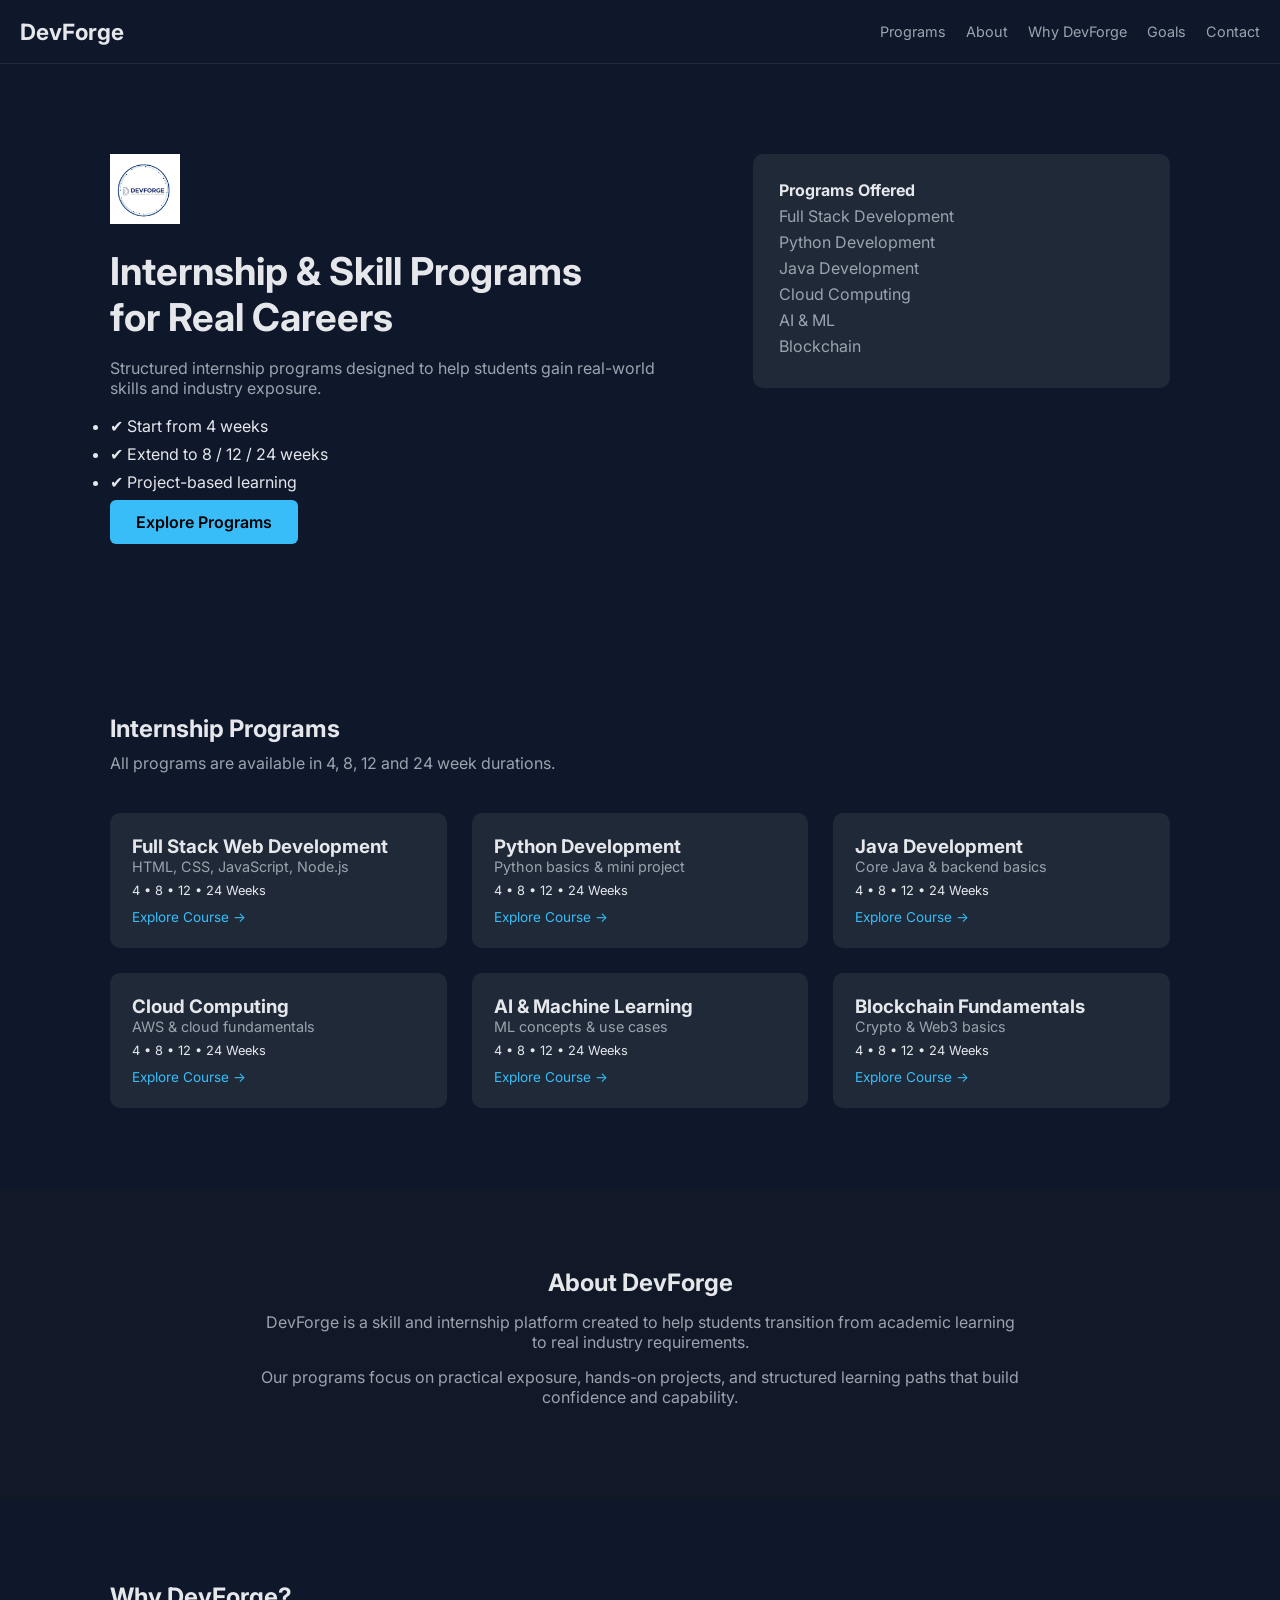
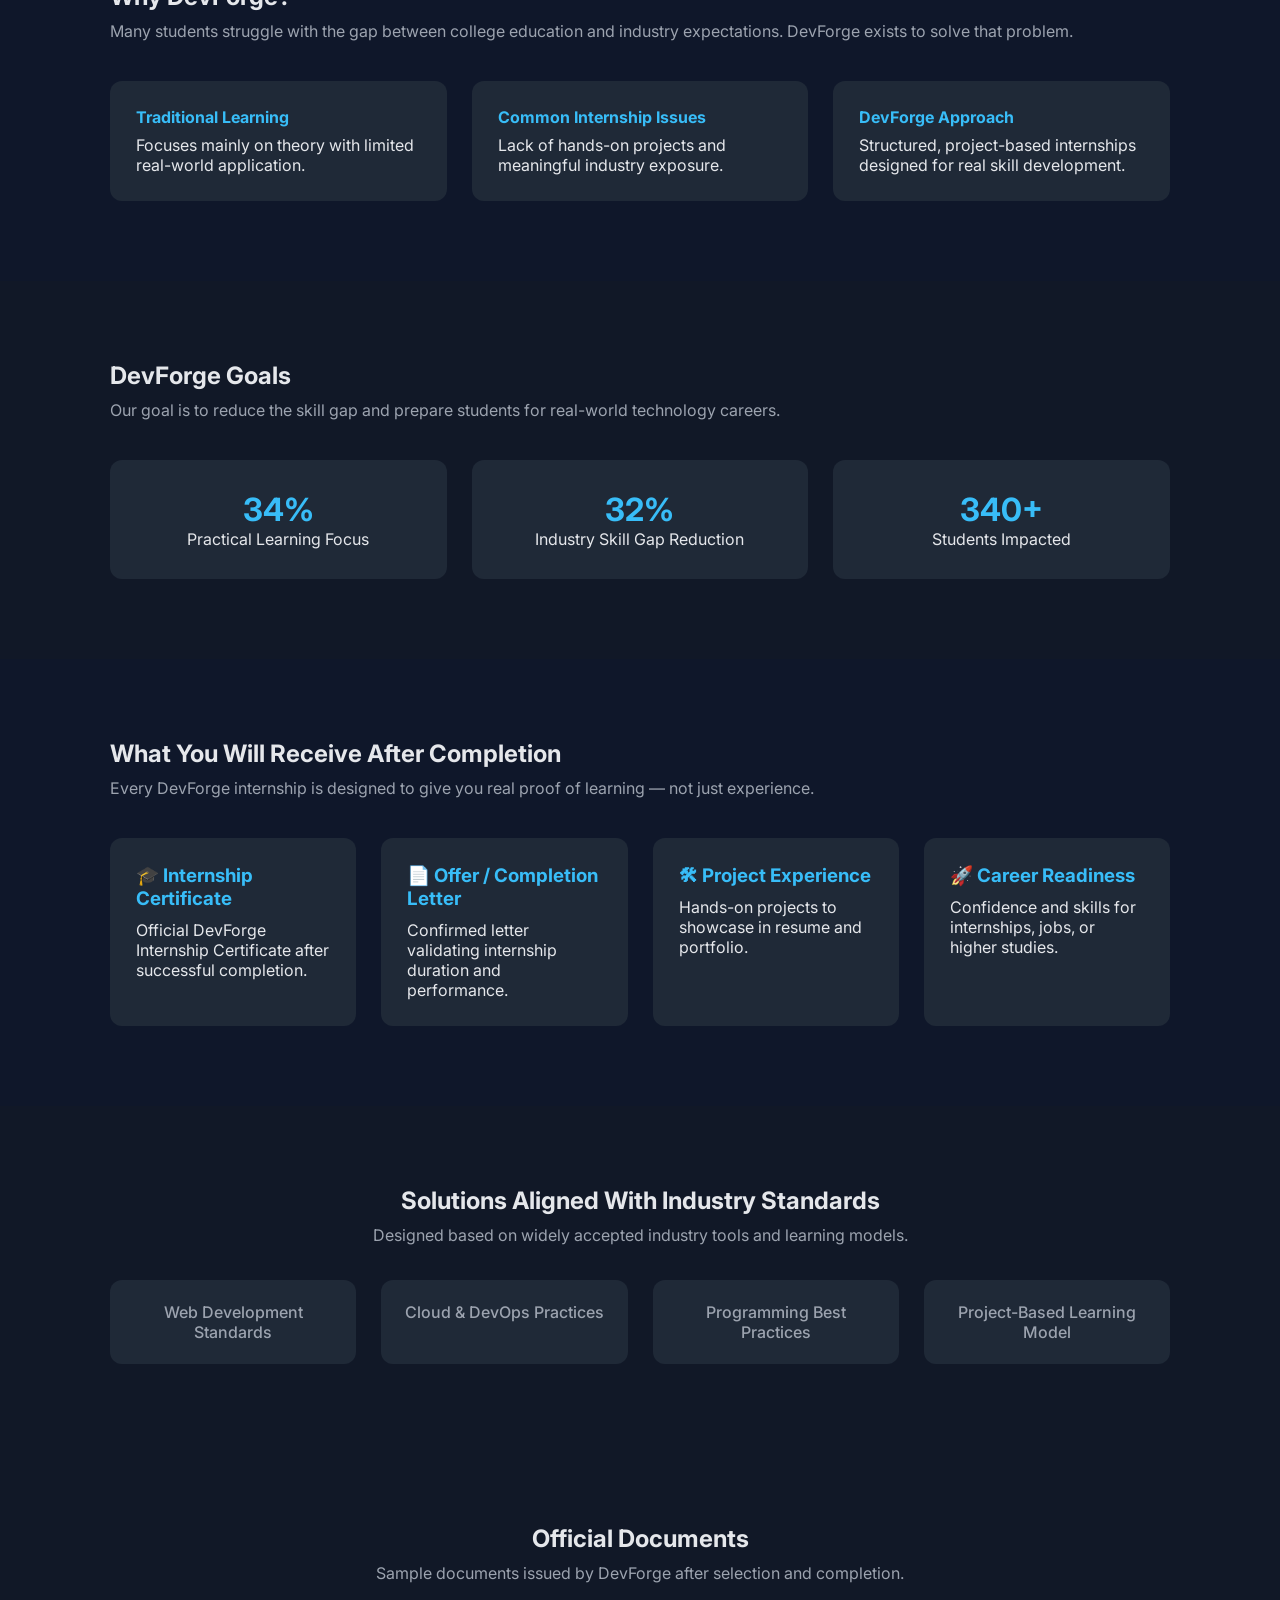
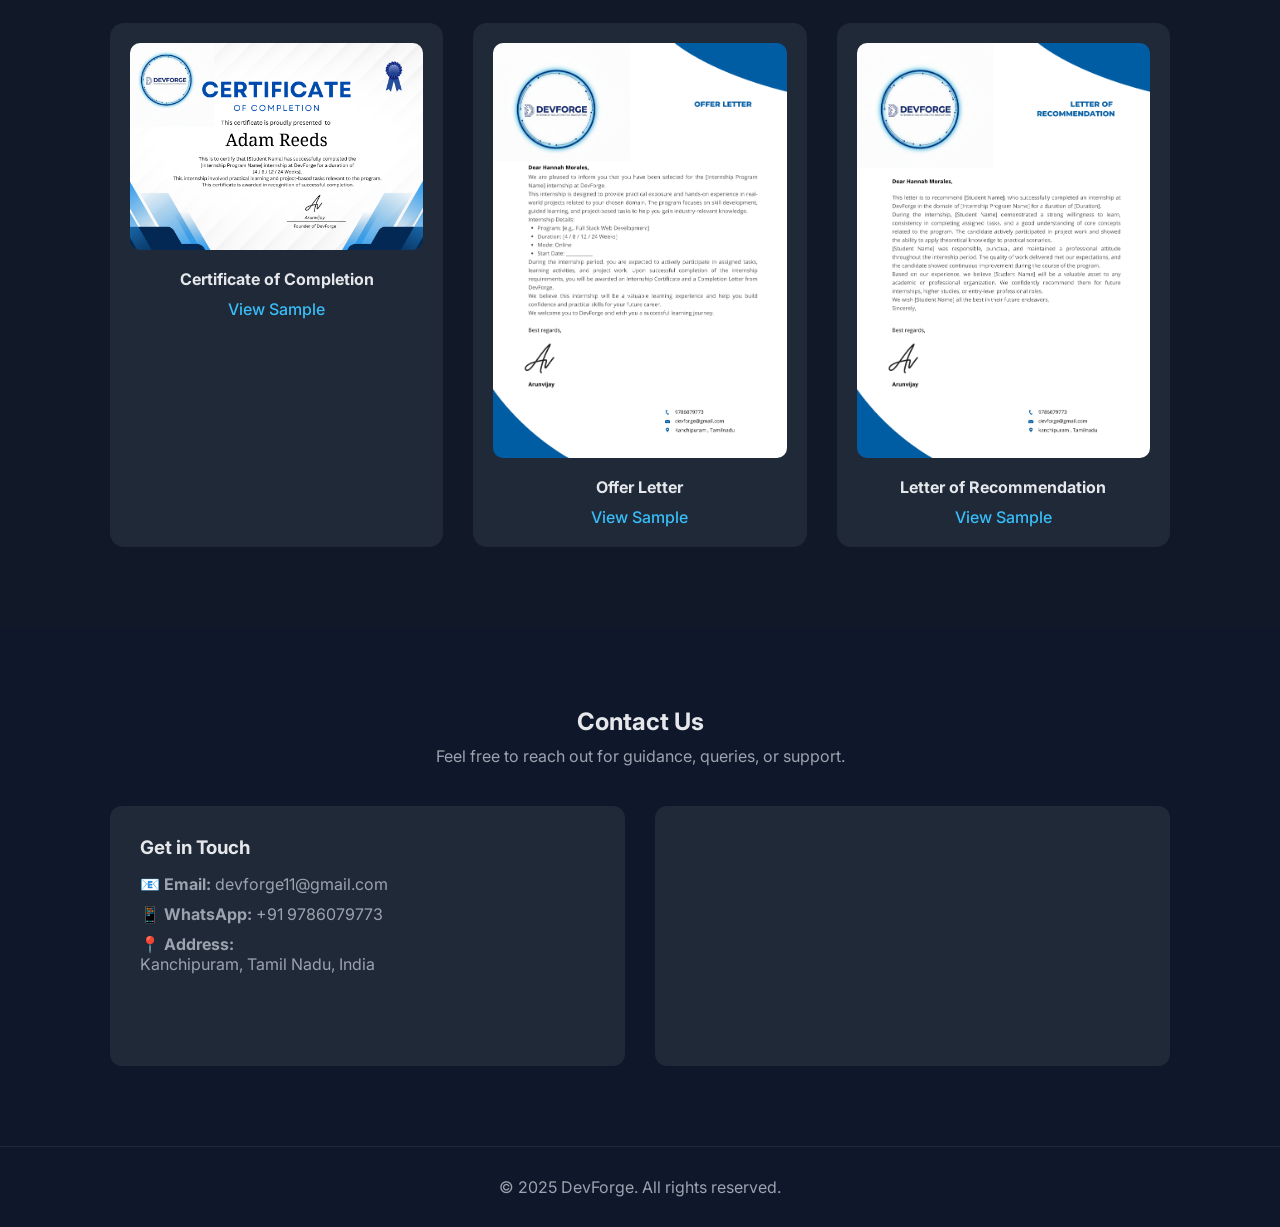
<file: index.html>
<!DOCTYPE html>
<html lang="en">
<head>
  <meta charset="UTF-8" />
  <title>DevForge | Internship & Skill Programs</title>
  <meta name="viewport" content="width=device-width, initial-scale=1.0" />
  <link rel="stylesheet" href="style.css" />
  <link href="https://fonts.googleapis.com/css2?family=Inter:wght@400;500;600;700&display=swap" rel="stylesheet">
</head>
<body>

<!-- NAVBAR -->
<header class="navbar">
  <div class="nav-container">
    <div class="logo">DevForge</div>

    <nav>
      <a href="#programs">Programs</a>
      <a href="#about">About</a>
      <a href="#why">Why DevForge</a>
      <a href="#goals">Goals</a>
      <a href="#contact">Contact</a>
    </nav>
  </div>
</header>

<!-- HERO -->
<section class="hero slide-left">
  <div class="container hero-grid">
    <div class="hero-text">
      <img src="assests/Untitled design.png" alt="DevForge Logo" class="hero-logo">
      <h1>Internship & Skill Programs<br>for Real Careers</h1>
      <p>
        Structured internship programs designed to help students
        gain real-world skills and industry exposure.
      </p>

      <ul class="hero-list">
        <li>✔ Start from 4 weeks</li>
        <li>✔ Extend to 8 / 12 / 24 weeks</li>
        <li>✔ Project-based learning</li>
      </ul>

      <a href="#programs" class="btn">Explore Programs</a>
    </div>

    <div class="hero-side slide-right">
      <div class="info-box hover-pop">
        <h4>Programs Offered</h4>
        <span>Full Stack Development</span>
        <span>Python Development</span>
        <span>Java Development</span>
        <span>Cloud Computing</span>
        <span>AI & ML</span>
        <span>Blockchain</span>
      </div>
    </div>
  </div>
</section>

<!-- PROGRAMS -->
<section id="programs" class="section slide-right">
  <div class="container">
    <h2>Internship Programs</h2>
    <p class="section-desc">
      All programs are available in 4, 8, 12 and 24 week durations.
    </p>

    <div class="program-grid">

      <div class="program-card hover-pop">
        <h3>Full Stack Web Development</h3>
        <p>HTML, CSS, JavaScript, Node.js</p>
        <span>4 • 8 • 12 • 24 Weeks</span>
        <a href="course.html?course=fullstack">Explore Course →</a>
      </div>

      <div class="program-card hover-pop">
        <h3>Python Development</h3>
        <p>Python basics & mini project</p>
        <span>4 • 8 • 12 • 24 Weeks</span>
        <a href="course.html?course=python">Explore Course →</a>
      </div>

      <div class="program-card hover-pop">
        <h3>Java Development</h3>
        <p>Core Java & backend basics</p>
        <span>4 • 8 • 12 • 24 Weeks</span>
        <a href="course.html?course=java">Explore Course →</a>
      </div>

      <div class="program-card hover-pop">
        <h3>Cloud Computing</h3>
        <p>AWS & cloud fundamentals</p>
        <span>4 • 8 • 12 • 24 Weeks</span>
        <a href="course.html?course=cloud">Explore Course →</a>
      </div>

      <div class="program-card hover-pop">
        <h3>AI & Machine Learning</h3>
        <p>ML concepts & use cases</p>
        <span>4 • 8 • 12 • 24 Weeks</span>
        <a href="course.html?course=ai">Explore Course →</a>
      </div>

      <div class="program-card hover-pop">
        <h3>Blockchain Fundamentals</h3>
        <p>Crypto & Web3 basics</p>
        <span>4 • 8 • 12 • 24 Weeks</span>
        <a href="course.html?course=blockchain">Explore Course →</a>
      </div>

    </div>
  </div>
</section>

<!-- ABOUT -->
<section id="about" class="section light slide-left">
  <div class="container about-center">
    <h2>About DevForge</h2>
    <p>
      DevForge is a skill and internship platform created to help students
      transition from academic learning to real industry requirements.
    </p>
    <p>
      Our programs focus on practical exposure, hands-on projects,
      and structured learning paths that build confidence and capability.
    </p>
  </div>
</section>

<!-- WHY DEVFORGE -->
<section id="why" class="section slide-right">
  <div class="container">
    <h2>Why DevForge?</h2>
    <p class="section-desc">
      Many students struggle with the gap between college education
      and industry expectations. DevForge exists to solve that problem.
    </p>

    <div class="why-grid">
      <div class="why-card hover-pop">
        <h4>Traditional Learning</h4>
        <p>Focuses mainly on theory with limited real-world application.</p>
      </div>

      <div class="why-card hover-pop">
        <h4>Common Internship Issues</h4>
        <p>Lack of hands-on projects and meaningful industry exposure.</p>
      </div>

      <div class="why-card hover-pop">
        <h4>DevForge Approach</h4>
        <p>Structured, project-based internships designed for real skill development.</p>
      </div>
    </div>
  </div>
</section>

<!-- GOALS -->
<section id="goals" class="section light slide-left">
  <div class="container">
    <h2>DevForge Goals</h2>
    <p class="section-desc">
      Our goal is to reduce the skill gap and prepare students
      for real-world technology careers.
    </p>

    <div class="goals-grid">
      <div class="goal-card hover-pop">
        <h3><span class="counter" data-target="100">0</span>%</h3>
        <p>Practical Learning Focus</p>
      </div>

      <div class="goal-card hover-pop">
        <h3><span class="counter" data-target="80">0</span>%</h3>
        <p>Industry Skill Gap Reduction</p>
      </div>

      <div class="goal-card hover-pop">
        <h3><span class="counter" data-target="1000">0</span>+</h3>
        <p>Students Impacted</p>
      </div>
    </div>
  </div>
</section>

<!-- WHAT YOU WILL RECEIVE -->
<section id="benefits" class="section slide-left">
  <div class="container">
    <h2>What You Will Receive After Completion</h2>
    <p class="section-desc">
      Every DevForge internship is designed to give you
      real proof of learning — not just experience.
    </p>

    <div class="benefits-grid">
      <div class="benefit-card hover-pop">
        <h3 style="color:#38bdf8">🎓 Internship Certificate</h3>
        <p>Official DevForge Internship Certificate after successful completion.</p>
      </div>

      <div class="benefit-card hover-pop">
        <h3 style="color:#38bdf8">📄 Offer / Completion Letter</h3>
        <p>Confirmed letter validating internship duration and performance.</p>
      </div>

      <div class="benefit-card hover-pop">
        <h3 style="color:#38bdf8">🛠 Project Experience</h3>
        <p>Hands-on projects to showcase in resume and portfolio.</p>
      </div>

      <div class="benefit-card hover-pop">
        <h3 style="color:#38bdf8">🚀 Career Readiness</h3>
        <p>Confidence and skills for internships, jobs, or higher studies.</p>
      </div>
    </div>
  </div>
</section>

<!-- CERTIFIED -->
<section id="certified" class="section light slide-left">
  <div class="container certified-center">
    <h2>Solutions Aligned With Industry Standards</h2>
    <p class="section-desc">
      Designed based on widely accepted industry tools and learning models.
    </p>

    <div class="certified-grid">
      <div class="certified-card hover-pop">Web Development Standards</div>
      <div class="certified-card hover-pop">Cloud & DevOps Practices</div>
      <div class="certified-card hover-pop">Programming Best Practices</div>
      <div class="certified-card hover-pop">Project-Based Learning Model</div>
    </div>
  </div>
</section>
<!-- DOCUMENT SAMPLES -->
<section id="documents" class="section light slide-left">
  <div class="container">
    <h2 style="text-align:center;">Official Documents</h2>
    <p class="section-desc" style="text-align:center;">
      Sample documents issued by DevForge after selection and completion.
    </p>

    <div class="docs-grid">

      <div class="doc-card hover-pop">
        <img src="assests/Blue White Modern Geometric Certificate of Completion.png" alt="Certificate of Completion">
        <h4>Certificate of Completion</h4>
        <a href="Blue White Modern Geometric Certificate of Completion.png" target="_blank">View Sample</a>
      </div>

      <div class="doc-card hover-pop">
        <img src="assests/1.png" alt="Offer Letter">
        <h4>Offer Letter</h4>
        <a href="assests/1.png" target="_blank">View Sample</a>
      </div>

      <div class="doc-card hover-pop">
        <img src="assests/2.png" alt="Letter of Recommendation">
        <h4>Letter of Recommendation</h4>
        <a href="assests/2.png" target="_blank">View Sample</a>
      </div>

    </div>
  </div>
</section>


<!-- CONTACT -->
<section id="contact" class="section slide-right">
  <div class="container">
    <h2 style="text-align:center;">Contact Us</h2>
    <p class="section-desc" style="text-align:center;">
      Feel free to reach out for guidance, queries, or support.
    </p>

    <div class="contact-grid">
      <div class="contact-card hover-pop">
        <h3>Get in Touch</h3>
        <p>📧 <b>Email:</b> devforge11@gmail.com</p>
        <p>📱 <b>WhatsApp:</b> +91 9786079773</p>
        <p>📍 <b>Address:</b><br>Kanchipuram, Tamil Nadu, India</p>
      </div>

      <div class="map-box hover-pop">
        <iframe
          src="https://www.google.com/maps?q=Kanchipuram,Tamil%20Nadu&output=embed"
          width="100%" height="100%" style="border:0;" loading="lazy">
        </iframe>
      </div>
    </div>
  </div>
</section>

<footer>
  <div class="container footer">
    <p>© 2025 DevForge. All rights reserved.</p>
  </div>
</footer>

<script src="script.js"></script>
</body>
</html>
</file>
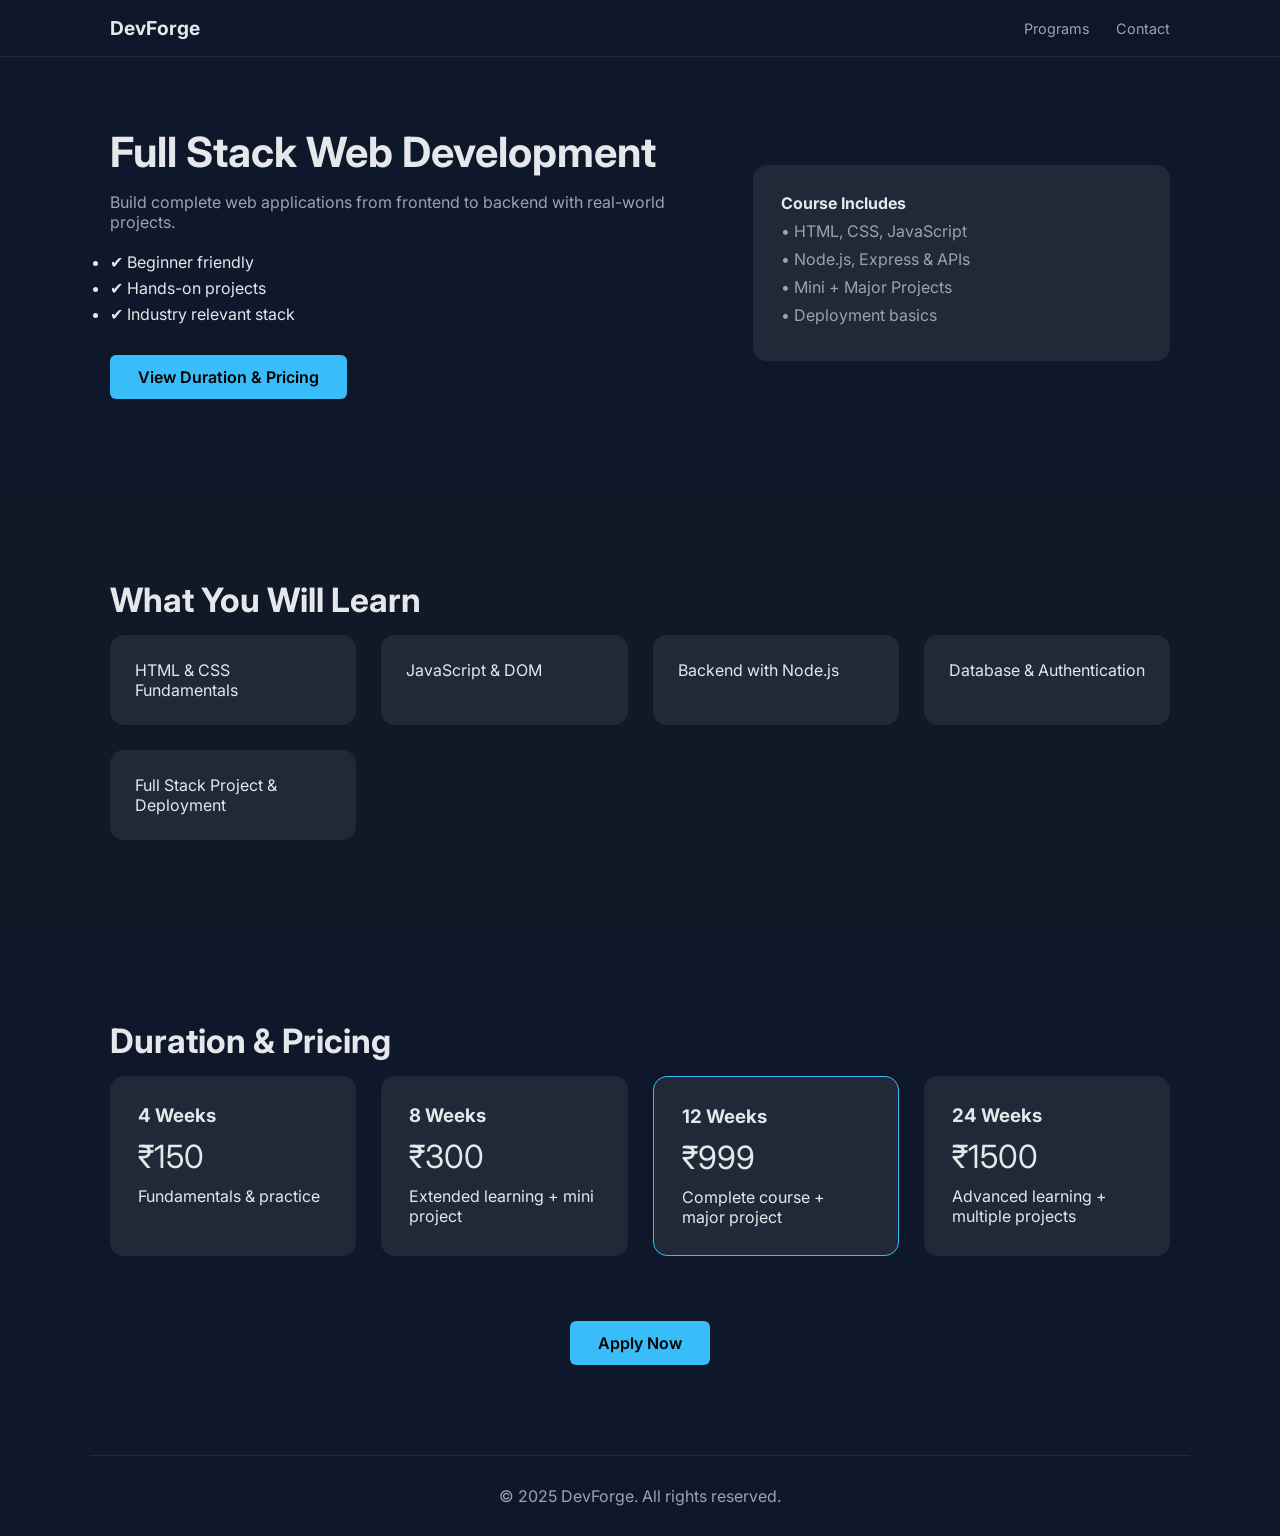
<file: course.html>
<!DOCTYPE html>
<html lang="en">
<head>
  <meta charset="UTF-8" />
  <title>Course | DevForge</title>
  <meta name="viewport" content="width=device-width, initial-scale=1.0" />
  <link rel="stylesheet" href="course.css" />
  <link href="https://fonts.googleapis.com/css2?family=Inter:wght@400;500;600;700&display=swap" rel="stylesheet">
</head>
<body>

<header class="navbar">
  <div class="nav-container">
    <div class="logo">DevForge</div>
    <nav>
      <a href="index.html#programs">Programs</a>
      <a href="index.html#contact">Contact</a>
    </nav>
  </div>
</header>

<!-- HERO -->
<section class="course-hero slide-left">
  <div class="container hero-grid">
    <div class="hero-text">
      <h1 id="courseTitle">Course Title</h1>
      <p id="courseDesc"></p>

      <ul class="hero-list" id="courseHighlights"></ul>

      <a href="#pricing" class="btn">View Duration & Pricing</a>
    </div>

    <div class="hero-box hover-pop slide-right">
      <h4>Course Includes</h4>
      <div id="courseIncludes"></div>
    </div>
  </div>
</section>

<!-- SYLLABUS -->
<section class="section light slide-right">
  <div class="container">
    <h2>What You Will Learn</h2>
    <div class="syllabus-grid" id="courseSyllabus"></div>
  </div>
</section>

<!-- PRICING -->
<section id="pricing" class="section slide-left">
  <div class="container">
    <h2>Duration & Pricing</h2>

    <div class="pricing-grid">
      <div class="pricing-card hover-pop">
        <h3>4 Weeks</h3>
        <p class="price">₹150</p>
        <p>Fundamentals & practice</p>
      </div>

      <div class="pricing-card hover-pop">
        <h3>8 Weeks</h3>
        <p class="price">₹300</p>
        <p>Extended learning + mini project</p>
      </div>

      <div class="pricing-card hover-pop highlight">
        <h3>12 Weeks</h3>
        <p class="price">₹999</p>
        <p>Complete course + major project</p>
      </div>

      <div class="pricing-card hover-pop">
        <h3>24 Weeks</h3>
        <p class="price">₹1500</p>
        <p>Advanced learning + multiple projects</p>
      </div>
    </div>

    <div class="apply-center">
      <a href="https://docs.google.com/forms/d/e/1FAIpQLSfzo10xycSxJyGyV6pBb7NwDzJiG8sqMAe3W2bEHL4fqgJZyg/viewform?usp=header" target="_blank" class="btn">
        Apply Now
      </a>
    </div>
  </div>
</section>

<footer>
  <div class="container footer">
    <p>© 2025 DevForge. All rights reserved.</p>
  </div>
</footer>

<script src="course.js"></script>
<script src="script.js"></script>
</body>
</html>
</file>
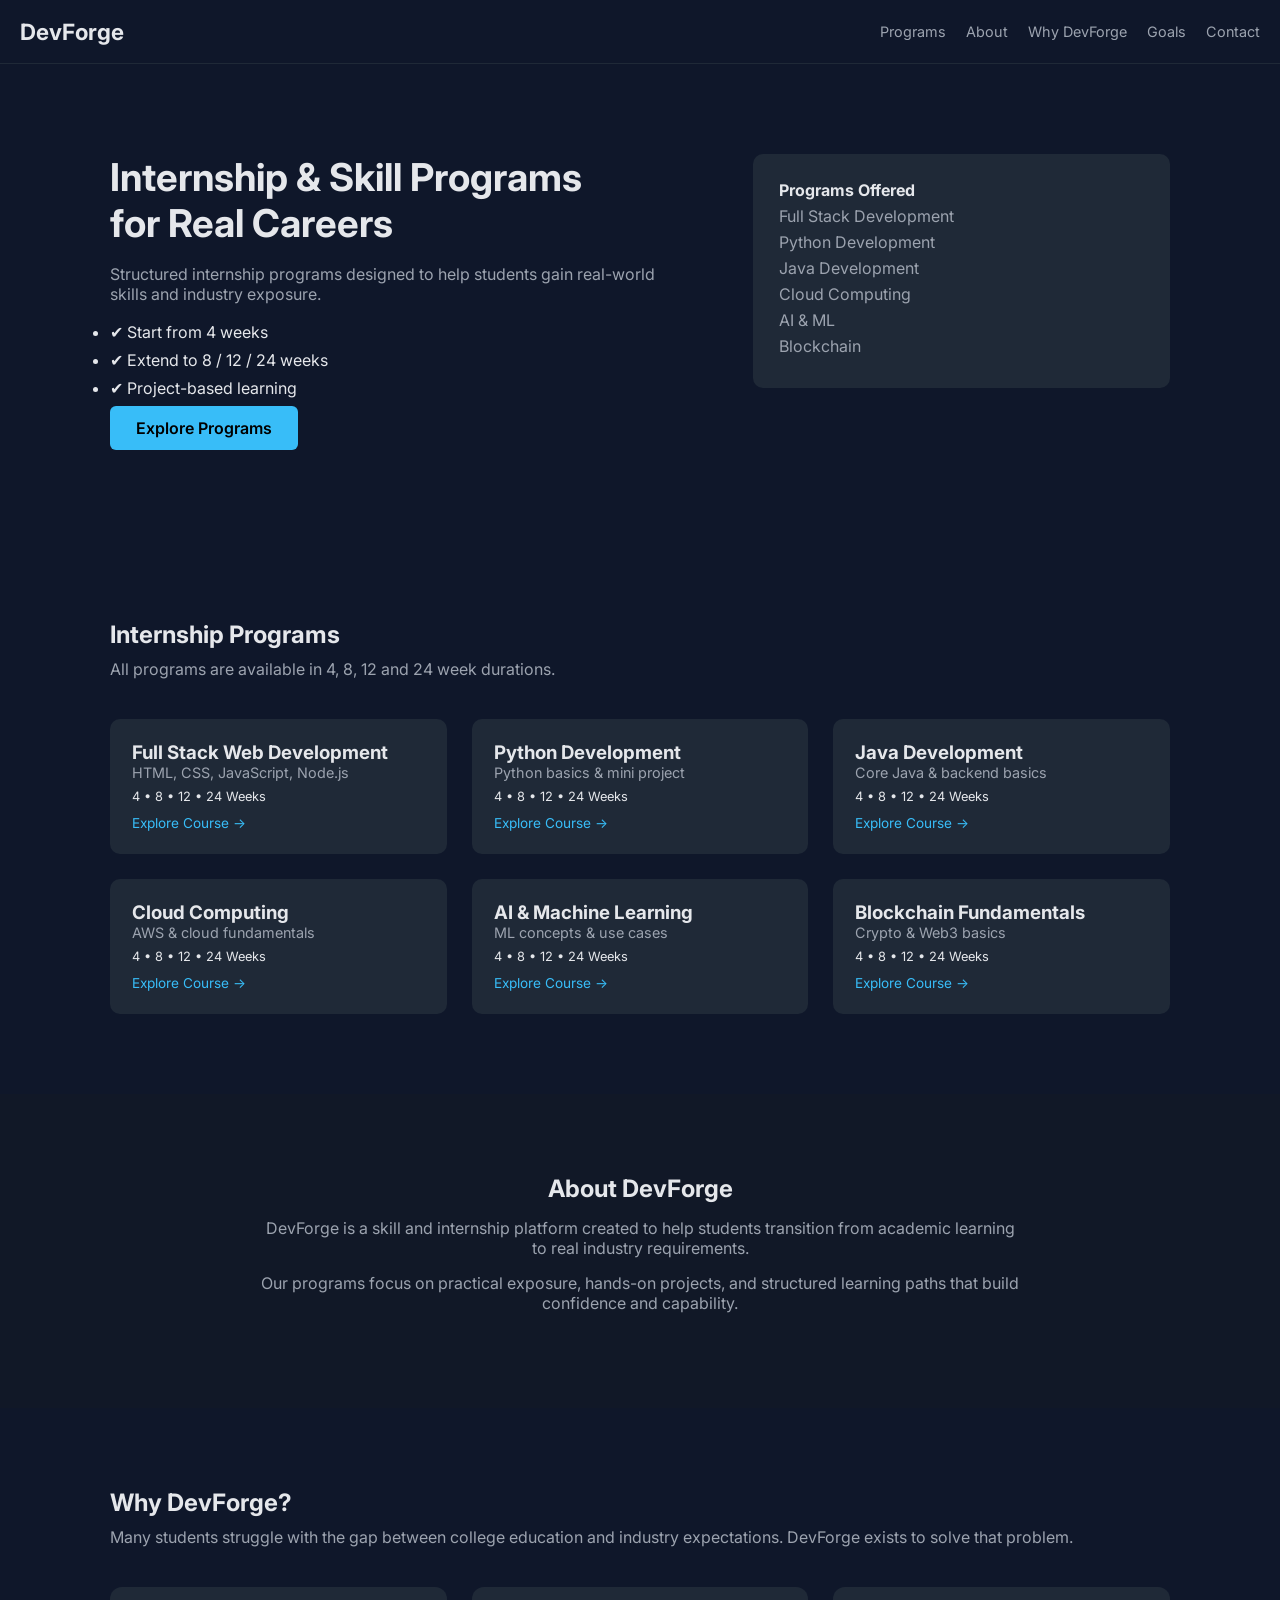
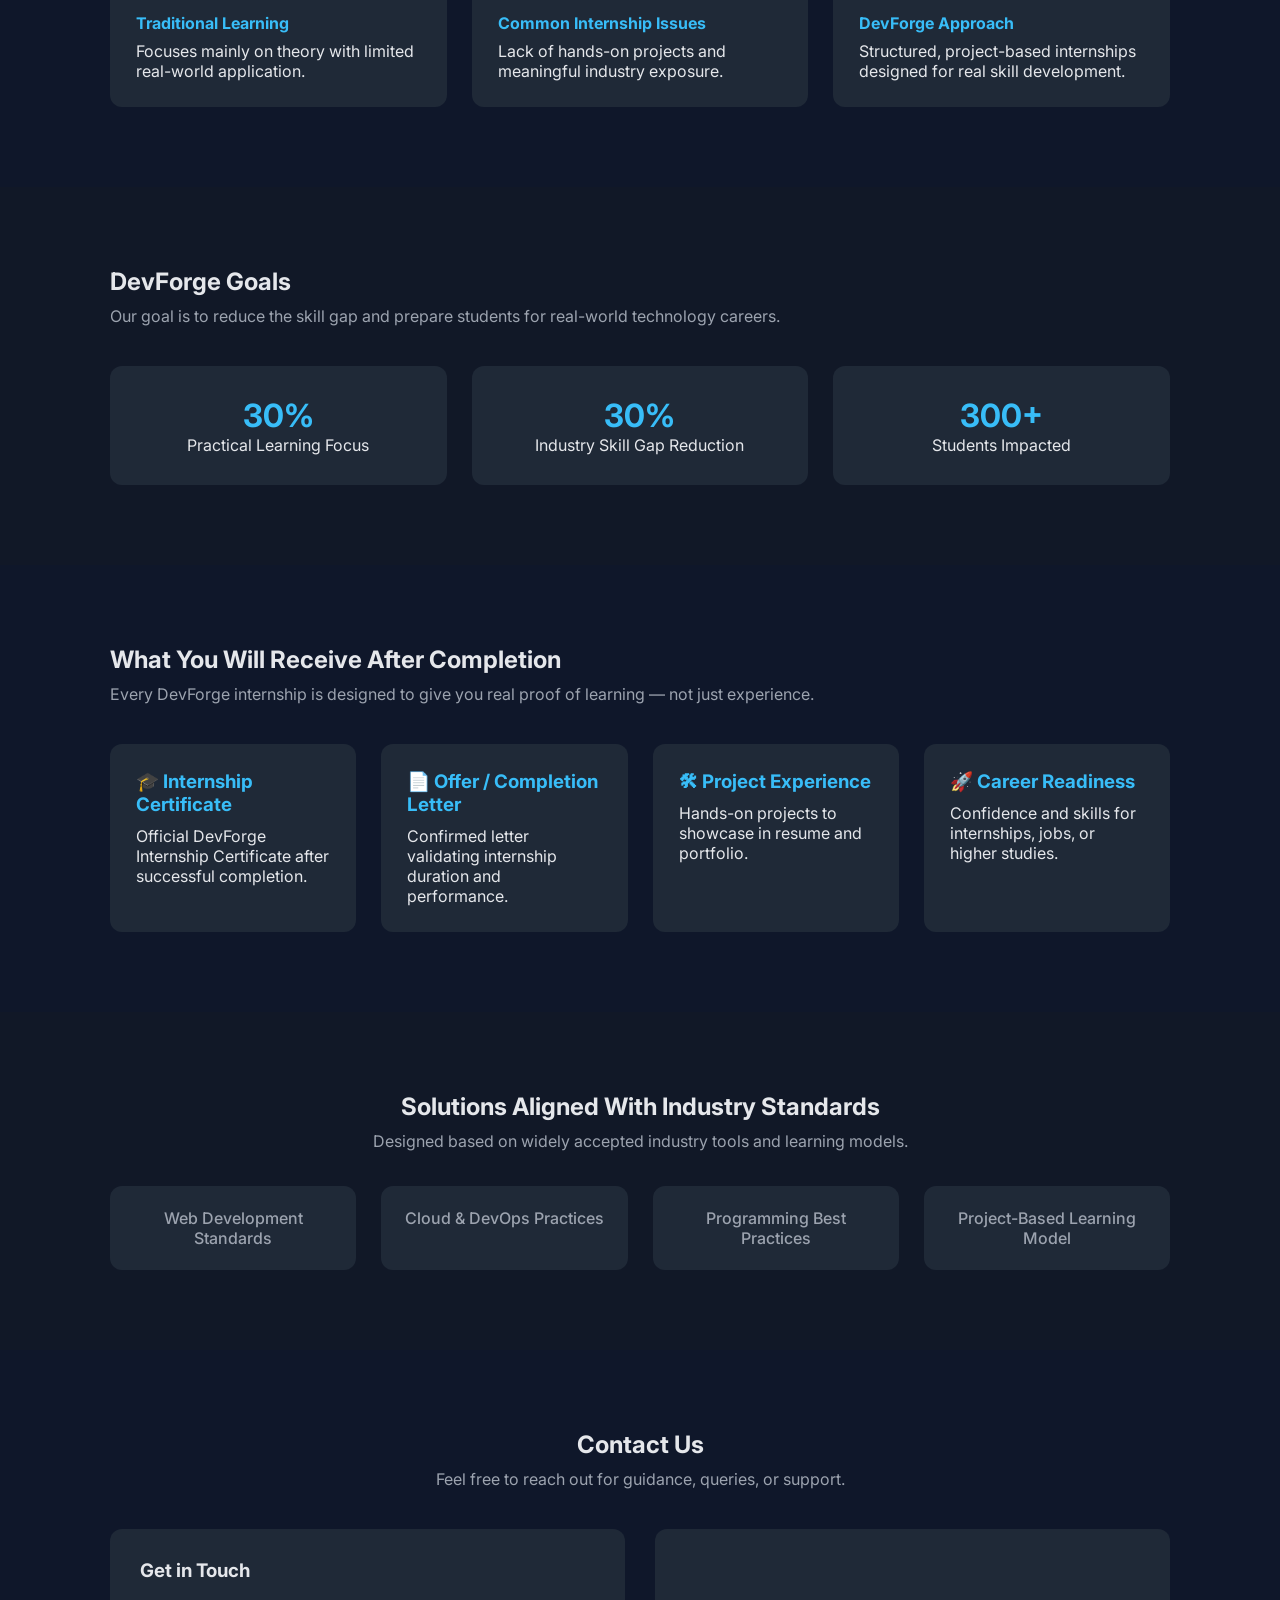
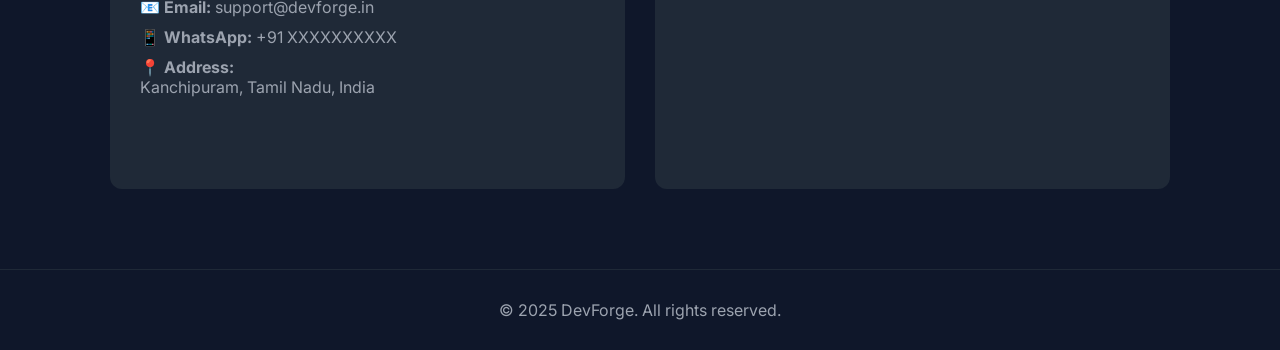
<file: intro.html>
<!DOCTYPE html>
<html lang="en">
<head>
  <meta charset="UTF-8" />
  <title>DevForge | Internship & Skill Programs</title>
  <meta name="viewport" content="width=device-width, initial-scale=1.0" />
  <link rel="stylesheet" href="style.css" />
  <link href="https://fonts.googleapis.com/css2?family=Inter:wght@400;500;600;700&display=swap" rel="stylesheet">
</head>
<body>

<!-- NAVBAR -->
<header class="navbar">
  <div class="nav-container">
    <div class="logo">DevForge</div>

    <nav>
      <a href="#programs">Programs</a>
      <a href="#about">About</a>
      <a href="#why">Why DevForge</a>
      <a href="#goals">Goals</a>
      <a href="#contact">Contact</a>
    </nav>
  </div>
</header>

<!-- HERO -->
<section class="hero slide-left">
  <div class="container hero-grid">
    <div class="hero-text">
      <h1>Internship & Skill Programs<br>for Real Careers</h1>
      <p>
        Structured internship programs designed to help students
        gain real-world skills and industry exposure.
      </p>

      <ul class="hero-list">
        <li>✔ Start from 4 weeks</li>
        <li>✔ Extend to 8 / 12 / 24 weeks</li>
        <li>✔ Project-based learning</li>
      </ul>

      <a href="#programs" class="btn">Explore Programs</a>
    </div>

    <div class="hero-side slide-right">
      <div class="info-box hover-pop">
        <h4>Programs Offered</h4>
        <span>Full Stack Development</span>
        <span>Python Development</span>
        <span>Java Development</span>
        <span>Cloud Computing</span>
        <span>AI & ML</span>
        <span>Blockchain</span>
      </div>
    </div>
  </div>
</section>

<!-- PROGRAMS -->
<section id="programs" class="section slide-right">
  <div class="container">
    <h2>Internship Programs</h2>
    <p class="section-desc">
      All programs are available in 4, 8, 12 and 24 week durations.
    </p>

    <div class="program-grid">

      <div class="program-card hover-pop">
        <h3>Full Stack Web Development</h3>
        <p>HTML, CSS, JavaScript, Node.js</p>
        <span>4 • 8 • 12 • 24 Weeks</span>
        <a href="course.html?course=fullstack">Explore Course →</a>
      </div>

      <div class="program-card hover-pop">
        <h3>Python Development</h3>
        <p>Python basics & mini project</p>
        <span>4 • 8 • 12 • 24 Weeks</span>
        <a href="course.html?course=python">Explore Course →</a>
      </div>

      <div class="program-card hover-pop">
        <h3>Java Development</h3>
        <p>Core Java & backend basics</p>
        <span>4 • 8 • 12 • 24 Weeks</span>
        <a href="course.html?course=java">Explore Course →</a>
      </div>

      <div class="program-card hover-pop">
        <h3>Cloud Computing</h3>
        <p>AWS & cloud fundamentals</p>
        <span>4 • 8 • 12 • 24 Weeks</span>
        <a href="course.html?course=cloud">Explore Course →</a>
      </div>

      <div class="program-card hover-pop">
        <h3>AI & Machine Learning</h3>
        <p>ML concepts & use cases</p>
        <span>4 • 8 • 12 • 24 Weeks</span>
        <a href="course.html?course=ai">Explore Course →</a>
      </div>

      <div class="program-card hover-pop">
        <h3>Blockchain Fundamentals</h3>
        <p>Crypto & Web3 basics</p>
        <span>4 • 8 • 12 • 24 Weeks</span>
        <a href="course.html?course=blockchain">Explore Course →</a>
      </div>

    </div>
  </div>
</section>

<!-- ABOUT -->
<section id="about" class="section light slide-left">
  <div class="container about-center">
    <h2>About DevForge</h2>
    <p>
      DevForge is a skill and internship platform created to help students
      transition from academic learning to real industry requirements.
    </p>
    <p>
      Our programs focus on practical exposure, hands-on projects,
      and structured learning paths that build confidence and capability.
    </p>
  </div>
</section>

<!-- WHY DEVFORGE -->
<section id="why" class="section slide-right">
  <div class="container">
    <h2>Why DevForge?</h2>
    <p class="section-desc">
      Many students struggle with the gap between college education
      and industry expectations. DevForge exists to solve that problem.
    </p>

    <div class="why-grid">
      <div class="why-card hover-pop">
        <h4>Traditional Learning</h4>
        <p>Focuses mainly on theory with limited real-world application.</p>
      </div>

      <div class="why-card hover-pop">
        <h4>Common Internship Issues</h4>
        <p>Lack of hands-on projects and meaningful industry exposure.</p>
      </div>

      <div class="why-card hover-pop">
        <h4>DevForge Approach</h4>
        <p>Structured, project-based internships designed for real skill development.</p>
      </div>
    </div>
  </div>
</section>

<!-- GOALS -->
<section id="goals" class="section light slide-left">
  <div class="container">
    <h2>DevForge Goals</h2>
    <p class="section-desc">
      Our goal is to reduce the skill gap and prepare students
      for real-world technology careers.
    </p>

    <div class="goals-grid">
      <div class="goal-card hover-pop">
        <h3><span class="counter" data-target="100">0</span>%</h3>
        <p>Practical Learning Focus</p>
      </div>

      <div class="goal-card hover-pop">
        <h3><span class="counter" data-target="80">0</span>%</h3>
        <p>Industry Skill Gap Reduction</p>
      </div>

      <div class="goal-card hover-pop">
        <h3><span class="counter" data-target="1000">0</span>+</h3>
        <p>Students Impacted</p>
      </div>
    </div>
  </div>
</section>

<!-- WHAT YOU WILL RECEIVE -->
<section id="benefits" class="section slide-left">
  <div class="container">
    <h2>What You Will Receive After Completion</h2>
    <p class="section-desc">
      Every DevForge internship is designed to give you
      real proof of learning — not just experience.
    </p>

    <div class="benefits-grid">
      <div class="benefit-card hover-pop">
        <h3 style="color:#38bdf8">🎓 Internship Certificate</h3>
        <p>Official DevForge Internship Certificate after successful completion.</p>
      </div>

      <div class="benefit-card hover-pop">
        <h3 style="color:#38bdf8">📄 Offer / Completion Letter</h3>
        <p>Confirmed letter validating internship duration and performance.</p>
      </div>

      <div class="benefit-card hover-pop">
        <h3 style="color:#38bdf8">🛠 Project Experience</h3>
        <p>Hands-on projects to showcase in resume and portfolio.</p>
      </div>

      <div class="benefit-card hover-pop">
        <h3 style="color:#38bdf8">🚀 Career Readiness</h3>
        <p>Confidence and skills for internships, jobs, or higher studies.</p>
      </div>
    </div>
  </div>
</section>

<!-- CERTIFIED -->
<section id="certified" class="section light slide-left">
  <div class="container certified-center">
    <h2>Solutions Aligned With Industry Standards</h2>
    <p class="section-desc">
      Designed based on widely accepted industry tools and learning models.
    </p>

    <div class="certified-grid">
      <div class="certified-card hover-pop">Web Development Standards</div>
      <div class="certified-card hover-pop">Cloud & DevOps Practices</div>
      <div class="certified-card hover-pop">Programming Best Practices</div>
      <div class="certified-card hover-pop">Project-Based Learning Model</div>
    </div>
  </div>
</section>

<!-- CONTACT -->
<section id="contact" class="section slide-right">
  <div class="container">
    <h2 style="text-align:center;">Contact Us</h2>
    <p class="section-desc" style="text-align:center;">
      Feel free to reach out for guidance, queries, or support.
    </p>

    <div class="contact-grid">
      <div class="contact-card hover-pop">
        <h3>Get in Touch</h3>
        <p>📧 <b>Email:</b> support@devforge.in</p>
        <p>📱 <b>WhatsApp:</b> +91 XXXXXXXXXX</p>
        <p>📍 <b>Address:</b><br>Kanchipuram, Tamil Nadu, India</p>
      </div>

      <div class="map-box hover-pop">
        <iframe
          src="https://www.google.com/maps?q=Kanchipuram,Tamil%20Nadu&output=embed"
          width="100%" height="100%" style="border:0;" loading="lazy">
        </iframe>
      </div>
    </div>
  </div>
</section>

<footer>
  <div class="container footer">
    <p>© 2025 DevForge. All rights reserved.</p>
  </div>
</footer>

<script src="script.js"></script>
</body>
</html>
</file>
<file: style.css>
:root{
  --bg:#0f172a;
  --light:#111827;
  --card:#1f2937;
  --text:#e5e7eb;
  --muted:#9ca3af;
  --accent:#38bdf8;
}

*{
  margin:0;
  padding:0;
  box-sizing:border-box;
  font-family:'Inter',sans-serif;
}

body{
  background:var(--bg);
  color:var(--text);
}

.container{
  max-width:1100px;
  margin:auto;
  padding:0 20px;
}

/* NAV */
.navbar{
  position:sticky;
  top:0;
  background:var(--bg);
  border-bottom:1px solid #1f2937;
  z-index:10;
}

.nav-container{
  display:flex;
  justify-content:space-between;
  align-items:center;
  padding:18px 20px;
}

.logo{
  font-weight:700;
  font-size:1.4rem;
}

nav a{
  margin-left:20px;
  color:var(--muted);
  text-decoration:none;
  font-size:.9rem;
}

nav a:hover{
  color:var(--accent);
}

/* HERO */
.hero{
  padding:90px 0;
}

.hero-grid{
  display:grid;
  grid-template-columns:1.4fr 1fr;
  gap:60px;
}

.hero-text h1{
  font-size:2.4rem;
}

.hero-text p{
  margin:18px 0;
  color:var(--muted);
}

.hero-list li{
  margin:8px 0;
}

/* BUTTON */
.btn{
  display:inline-block;
  padding:12px 26px;
  background:var(--accent);
  color:#000;
  border-radius:6px;
  text-decoration:none;
  font-weight:600;
}

/* INFO BOX */
.info-box{
  background:var(--card);
  padding:26px;
  border-radius:10px;
}

.info-box span{
  display:block;
  margin:6px 0;
  color:var(--muted);
}

/* SECTION */
.section{
  padding:80px 0;
}

.section.light{
  background:var(--light);
}

.section-desc{
  margin-top:10px;
  color:var(--muted);
}

/* PROGRAMS */
.program-grid{
  margin-top:40px;
  display:grid;
  grid-template-columns:repeat(auto-fit,minmax(250px,1fr));
  gap:25px;
}

.program-card{
  background:var(--card);
  padding:22px;
  border-radius:10px;
}

.program-card p{
  font-size:.9rem;
  color:var(--muted);
}

.program-card span{
  display:block;
  margin:8px 0;
  font-size:.8rem;
}

.program-card a{
  color:var(--accent);
  font-size:.85rem;
  text-decoration:none;
}

/* STEPS */
.steps{
  display:grid;
  grid-template-columns:repeat(auto-fit,minmax(200px,1fr));
  gap:20px;
  margin-top:30px;
}

.step{
  background:var(--card);
  padding:20px;
  border-radius:8px;
}

/* PRICING */
.pricing-grid{
  margin-top:40px;
  display:grid;
  grid-template-columns:repeat(auto-fit,minmax(260px,1fr));
  gap:25px;
}

.pricing-card{
  background:var(--card);
  padding:30px;
  border-radius:12px;
}

.pricing-card.highlight{
  border:1px solid var(--accent);
}

.price{
  font-size:2rem;
  margin:12px 0;
}

.pricing-card ul{
  padding-left:18px;
}

.pricing-card li{
  margin:8px 0;
  font-size:.9rem;
}

/* ABOUT */
.about p{
  max-width:700px;
  color:var(--muted);
}

/* FOOTER */
footer{
  border-top:1px solid #1f2937;
}

.footer{
  padding:30px 0;
  text-align:center;
  color:var(--muted);
}

/* HOVER POP + GLOW */
.hover-pop{
  transition:all 0.3s ease;
}

.hover-pop:hover{
  transform:translateY(-6px) scale(1.02);
  box-shadow:0 12px 30px rgba(56,189,248,0.25);
}

/* SLIDE ANIMATIONS */
.slide-left, .slide-right{
  opacity:0;
  transition:all 0.7s ease;
}

.slide-left{
  transform:translateX(-40px);
}

.slide-right{
  transform:translateX(40px);
}

.show{
  opacity:1;
  transform:none;
}

/* MOBILE */
@media(max-width:900px){
  .hero-grid{
    grid-template-columns:1fr;
  }
}
html{
  scroll-behavior:smooth;
}

/* About center alignment */
.about-center{
  text-align:center;
  max-width:800px;
}

.about-center p{
  margin:15px auto;
  color:var(--muted);
}
/* Center About */
.about-center{
  text-align:center;
  max-width:800px;
}

.about-center p{
  margin:15px auto;
  color:var(--muted);
}

/* Goals */
.goals-grid{
  margin-top:40px;
  display:grid;
  grid-template-columns:repeat(auto-fit,minmax(220px,1fr));
  gap:25px;
}

.goal-card{
  background:var(--card);
  padding:30px;
  border-radius:12px;
  text-align:center;
}

.goal-card h3{
  font-size:2rem;
  color:var(--accent);
}

/* Contact */
.contact-center{
  text-align:center;
}

.contact-box{
  margin-top:25px;
  background:var(--card);
  padding:25px;
  border-radius:12px;
}
.logo img{
  height:42px;
  width:auto;
}
/* BENEFITS SECTION */
.benefits-grid{
  margin-top:40px;
  display:grid;
  grid-template-columns:repeat(auto-fit,minmax(240px,1fr));
  gap:25px;
}

.benefit-card{
  background:var(--card);
  padding:26px;
  border-radius:12px;
}

.benefit-card h3{
  margin-bottom:10px;
}
/* WHY DEVFORGE CLEAN STYLE */
.why-grid{
  margin-top:40px;
  display:grid;
  grid-template-columns:repeat(auto-fit,minmax(260px,1fr));
  gap:25px;
}

.why-card{
  background:var(--card);
  padding:26px;
  border-radius:12px;
}

.why-card h4{
  margin-bottom:8px;
  color:var(--accent);
}
/* CONTACT PORTFOLIO STYLE */
.contact-grid{
  margin-top:40px;
  display:grid;
  grid-template-columns:1fr 1fr;
  gap:30px;
}

.contact-card{
  background:var(--card);
  padding:30px;
  border-radius:12px;
}

.contact-card h3{
  margin-bottom:15px;
}

.contact-card p{
  margin:10px 0;
  color:var(--muted);
}

.map-box{
  background:var(--card);
  border-radius:12px;
  overflow:hidden;
  min-height:260px;
}

/* MOBILE */
@media(max-width:900px){
  .contact-grid{
    grid-template-columns:1fr;
  }
}
/* CERTIFIED SECTION */
.certified-center{
  text-align:center;
}

.certified-grid{
  margin-top:35px;
  display:grid;
  grid-template-columns:repeat(auto-fit,minmax(220px,1fr));
  gap:25px;
}

.certified-card{
  background:var(--card);
  padding:22px;
  border-radius:12px;
  font-weight:500;
  color:var(--muted);
}
/* DOCUMENT SAMPLES */
.docs-grid{
  margin-top:40px;
  display:grid;
  grid-template-columns:repeat(auto-fit,minmax(260px,1fr));
  gap:30px;
}

.doc-card{
  background:var(--card);
  padding:20px;
  border-radius:14px;
  text-align:center;
}

.doc-card img{
  width:100%;
  border-radius:10px;
  margin-bottom:15px;
}

.doc-card h4{
  margin-bottom:10px;
}

.doc-card a{
  text-decoration:none;
  font-weight:500;
  color:var(--accent);
}
.hero-logo{
  height:70px;
  margin-bottom:20px;
}
/* ============================= */
/* GLOBAL RESPONSIVE FIX */
/* ============================= */

/* Images responsive */
img {
  max-width: 100%;
  height: auto;
}

/* Prevent horizontal scroll */
body {
  overflow-x: hidden;
}

/* ============================= */
/* TABLET VIEW (≤ 1024px) */
/* ============================= */
@media (max-width: 1024px) {

  .hero {
    padding: 70px 0;
  }

  .hero-grid {
    grid-template-columns: 1fr;
    gap: 40px;
  }

  .hero-text h1 {
    font-size: 2rem;
  }

  .nav-container {
    padding: 16px 18px;
  }

  nav a {
    margin-left: 14px;
    font-size: 0.85rem;
  }

  .program-grid,
  .why-grid,
  .benefits-grid,
  .goals-grid,
  .certified-grid,
  .docs-grid {
    gap: 20px;
  }

  .contact-grid {
    grid-template-columns: 1fr;
  }
}

/* ============================= */
/* MOBILE VIEW (≤ 768px) */
/* ============================= */
@media (max-width: 768px) {

  /* NAVBAR */
  .nav-container {
    flex-direction: column;
    gap: 12px;
    text-align: center;
  }

  nav {
    display: flex;
    flex-wrap: wrap;
    justify-content: center;
  }

  nav a {
    margin: 6px 10px;
    font-size: 0.85rem;
  }

  /* HERO */
  .hero {
    padding: 60px 0;
  }

  .hero-text {
    text-align: center;
  }

  .hero-logo {
    height: 60px;
    margin: 0 auto 15px;
  }

  .hero-text h1 {
    font-size: 1.8rem;
  }

  .hero-text p {
    font-size: 0.95rem;
  }

  .hero-list {
    list-style: none;
    padding-left: 0;
  }

  /* BUTTON */
  .btn {
    width: 100%;
    text-align: center;
    padding: 14px;
  }

  /* SECTIONS */
  .section {
    padding: 60px 0;
  }

  h2 {
    font-size: 1.6rem;
    text-align: center;
  }

  .section-desc {
    text-align: center;
    font-size: 0.95rem;
  }

  /* CARDS FULL WIDTH */
  .program-card,
  .why-card,
  .benefit-card,
  .goal-card,
  .certified-card,
  .doc-card,
  .contact-card {
    width: 100%;
  }

  /* MAP */
  .map-box {
    min-height: 220px;
  }

  /* FOOTER */
  .footer {
    font-size: 0.85rem;
  }
}

/* ============================= */
/* SMALL MOBILE (≤ 480px) */
/* ============================= */
@media (max-width: 480px) {

  .hero-text h1 {
    font-size: 1.6rem;
  }

  .hero-logo {
    height: 55px;
  }

  h2 {
    font-size: 1.4rem;
  }

  .section {
    padding: 50px 0;
  }
}
/* ============================= */
/* SAME NAVBAR FOR ALL DEVICES */
/* ============================= */

/* Keep navbar always horizontal */
.nav-container {
  flex-direction: row;
}

/* Nav stays in one line */
nav {
  display: flex;
  flex-wrap: nowrap;
  overflow-x: auto;
  scrollbar-width: none; /* Firefox */
}

nav::-webkit-scrollbar {
  display: none; /* Chrome */
}

/* Nav links spacing */
nav a {
  white-space: nowrap;
}

/* Reduce padding & font slightly on small screens */
@media (max-width: 768px) {

  .nav-container {
    padding: 14px 16px;
  }

  nav a {
    margin-left: 14px;
    font-size: 0.85rem;
  }

  .logo {
    font-size: 1.2rem;
  }
}
</file>
<file: course.css>
:root{
  --bg:#0f172a;
  --surface:#111827;
  --card:#1f2937;
  --text:#e5e7eb;
  --muted:#9ca3af;
  --accent:#38bdf8;
  --radius:14px;
  --max:1100px;
}

*{
  margin:0;
  padding:0;
  box-sizing:border-box;
  font-family:'Inter',sans-serif;
}

body{
  background:var(--bg);
  color:var(--text);
}

.container{
  max-width:var(--max);
  margin:auto;
  padding:0 20px;
}

section{
  padding:90px 0;
}

/* NAV */
.navbar{
  position:sticky;
  top:0;
  background:rgba(15,23,42,.95);
  border-bottom:1px solid #1f2937;
  z-index:10;
}

.nav-container{
  display:flex;
  justify-content:space-between;
  align-items:center;
  padding:16px 20px;
  max-width:var(--max);
  margin:auto;
}

.logo{
  font-weight:700;
  font-size:1.2rem;
}

nav a{
  margin-left:22px;
  text-decoration:none;
  color:var(--muted);
  font-size:.9rem;
}

nav a:hover{ color:var(--accent); }

/* HERO */
.course-hero{
  padding-top:70px;
}

.hero-grid{
  display:grid;
  grid-template-columns:1.4fr 1fr;
  gap:60px;
  align-items:center;
}

.hero-text p{
  margin:15px 0 20px;
  color:var(--muted);
}

.hero-list li{
  margin:6px 0;
}

/* HERO BOX */
.hero-box{
  background:var(--card);
  padding:28px;
  border-radius:var(--radius);
}

.hero-box div{
  margin:8px 0;
  color:var(--muted);
}

/* BUTTON */
.btn{
  display:inline-block;
  margin-top:25px;
  padding:12px 28px;
  background:var(--accent);
  color:#000;
  border-radius:6px;
  text-decoration:none;
  font-weight:600;
}

/* SECTIONS */
.light{ background:var(--surface); }

h1{ font-size:2.6rem; }
h2{ font-size:2.1rem; margin-bottom:15px; }

/* SYLLABUS */
.syllabus-grid{
  display:grid;
  grid-template-columns:repeat(auto-fit,minmax(240px,1fr));
  gap:25px;
}

.syllabus-card{
  background:var(--card);
  padding:25px;
  border-radius:var(--radius);
}

/* PRICING */
.pricing-grid{
  display:grid;
  grid-template-columns:repeat(auto-fit,minmax(240px,1fr));
  gap:25px;
}

.pricing-card{
  background:var(--card);
  padding:28px;
  border-radius:var(--radius);
}

.pricing-card.highlight{
  border:1px solid var(--accent);
}

.price{
  font-size:2rem;
  margin:10px 0;
}

.apply-center{
  text-align:center;
  margin-top:40px;
}

/* FOOTER */
.footer{
  text-align:center;
  padding:30px 0;
  color:var(--muted);
  border-top:1px solid #1f2937;
}

/* HOVER + ANIMATION */
.hover-pop{
  transition:.3s ease;
}

.hover-pop:hover{
  transform:translateY(-6px);
  box-shadow:0 14px 32px rgba(56,189,248,.25);
}

.slide-left,.slide-right{
  opacity:0;
  transition:.7s ease;
}

.slide-left{ transform:translateX(-40px); }
.slide-right{ transform:translateX(40px); }

.show{
  opacity:1;
  transform:none;
}

/* MOBILE */
@media(max-width:900px){
  .hero-grid{ grid-template-columns:1fr; }
  h1{ font-size:2.2rem; }
}
</file>
